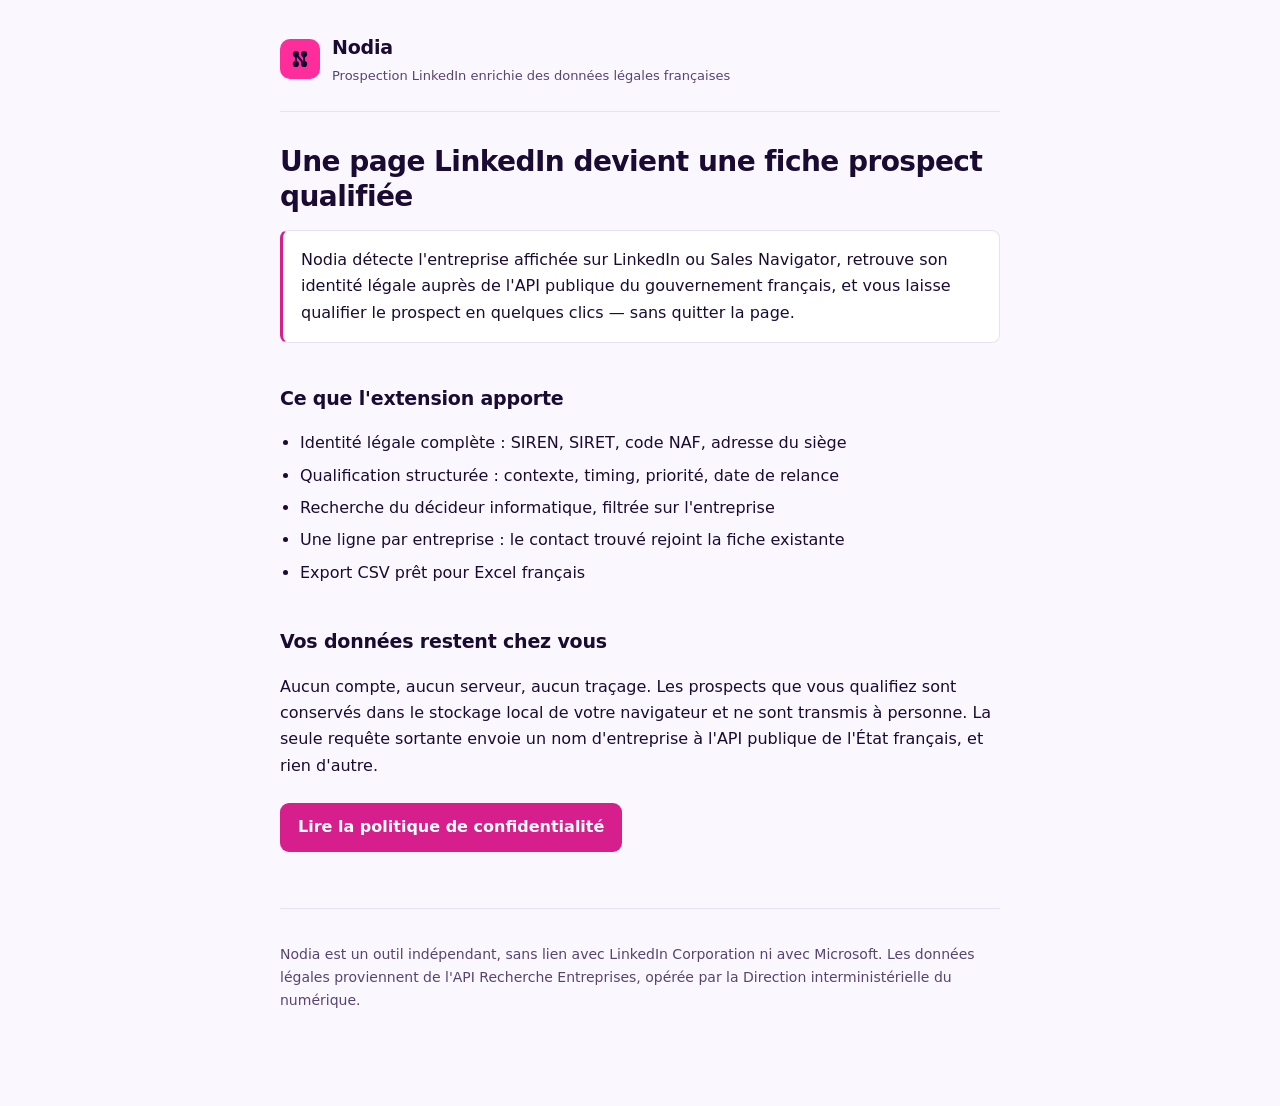
<file: index.html>
<!DOCTYPE html>
<html lang="fr">
<head>
<meta charset="utf-8">
<meta name="viewport" content="width=device-width, initial-scale=1">
<title>Nodia</title>
<meta name="description" content="Extension de navigateur qui enrichit vos prospects LinkedIn des données légales françaises officielles. Tout reste sur votre machine.">
<link rel="icon" type="image/png" href="favicon.png">
<link rel="stylesheet" href="style.css">
</head>
<body>
<div class="wrap">

  <header>
    <span class="mark" aria-hidden="true">
      <svg viewBox="0 0 24 24" width="22" height="22">
        <g fill="#12002e" stroke="#12002e" stroke-width="2.1" stroke-linecap="round" stroke-linejoin="round">
          <path fill="none" d="M7.5 17.5V6.5l9 11V6.5"/>
          <circle cx="7.5" cy="6.5" r="2.3"/><circle cx="7.5" cy="17.5" r="2.3"/>
          <circle cx="16.5" cy="6.5" r="2.3"/><circle cx="16.5" cy="17.5" r="2.3"/>
        </g>
      </svg>
    </span>
    <div>
      <div class="brand">Nodia</div>
      <p class="tagline">Prospection LinkedIn enrichie des données légales françaises</p>
    </div>
  </header>

  <h1>Une page LinkedIn devient une fiche prospect qualifiée</h1>

  <p class="lead">
    Nodia détecte l'entreprise affichée sur LinkedIn ou Sales Navigator,
    retrouve son identité légale auprès de l'API publique du gouvernement
    français, et vous laisse qualifier le prospect en quelques clics — sans
    quitter la page.
  </p>

  <h2>Ce que l'extension apporte</h2>
  <ul>
    <li>Identité légale complète : SIREN, SIRET, code NAF, adresse du siège</li>
    <li>Qualification structurée : contexte, timing, priorité, date de relance</li>
    <li>Recherche du décideur informatique, filtrée sur l'entreprise</li>
    <li>Une ligne par entreprise : le contact trouvé rejoint la fiche existante</li>
    <li>Export CSV prêt pour Excel français</li>
  </ul>

  <h2>Vos données restent chez vous</h2>
  <p>
    Aucun compte, aucun serveur, aucun traçage. Les prospects que vous qualifiez
    sont conservés dans le stockage local de votre navigateur et ne sont
    transmis à personne. La seule requête sortante envoie un nom d'entreprise à
    l'API publique de l'État français, et rien d'autre.
  </p>
  <p>
    <a class="cta" href="confidentialite.html">Lire la politique de confidentialité</a>
  </p>

  <footer>
    <p>
      Nodia est un outil indépendant, sans lien avec LinkedIn Corporation
      ni avec Microsoft. Les données légales proviennent de l'API Recherche
      Entreprises, opérée par la Direction interministérielle du numérique.
    </p>
  </footer>

</div>
</body>
</html>
</file>
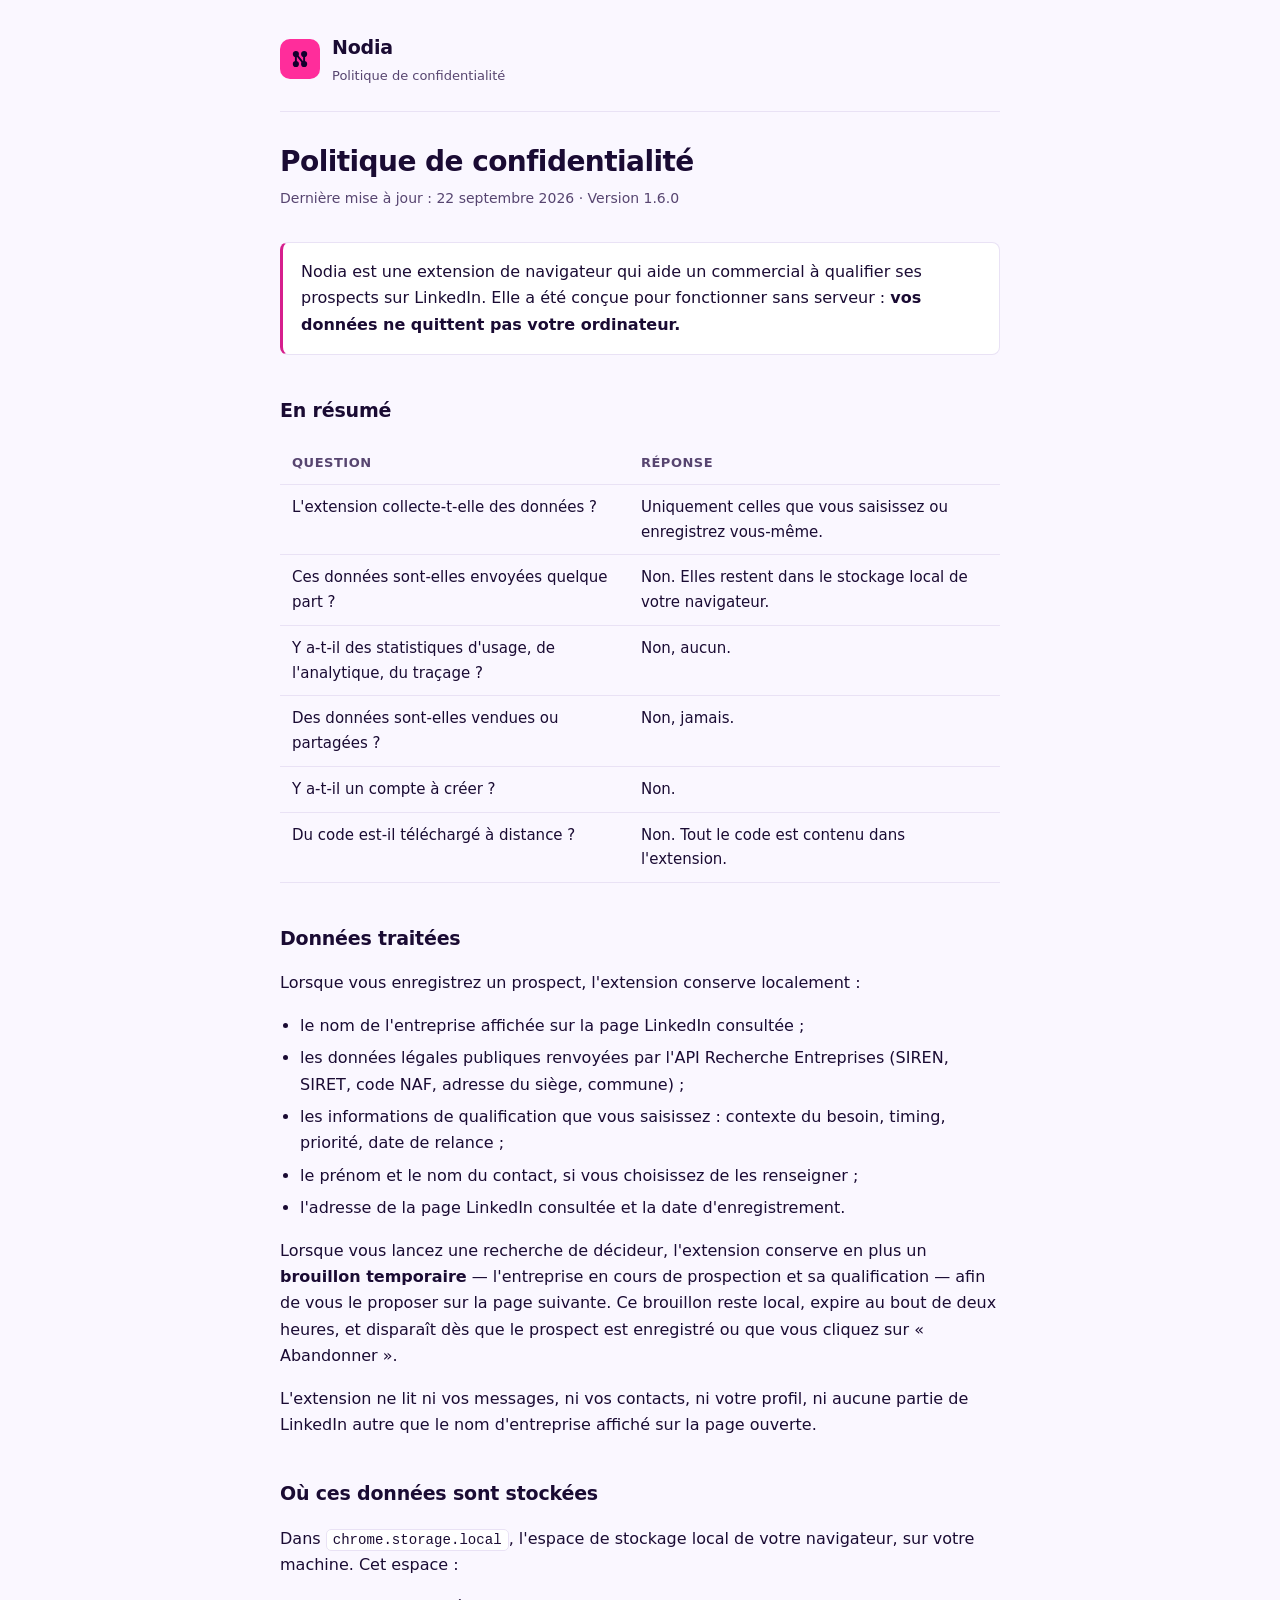
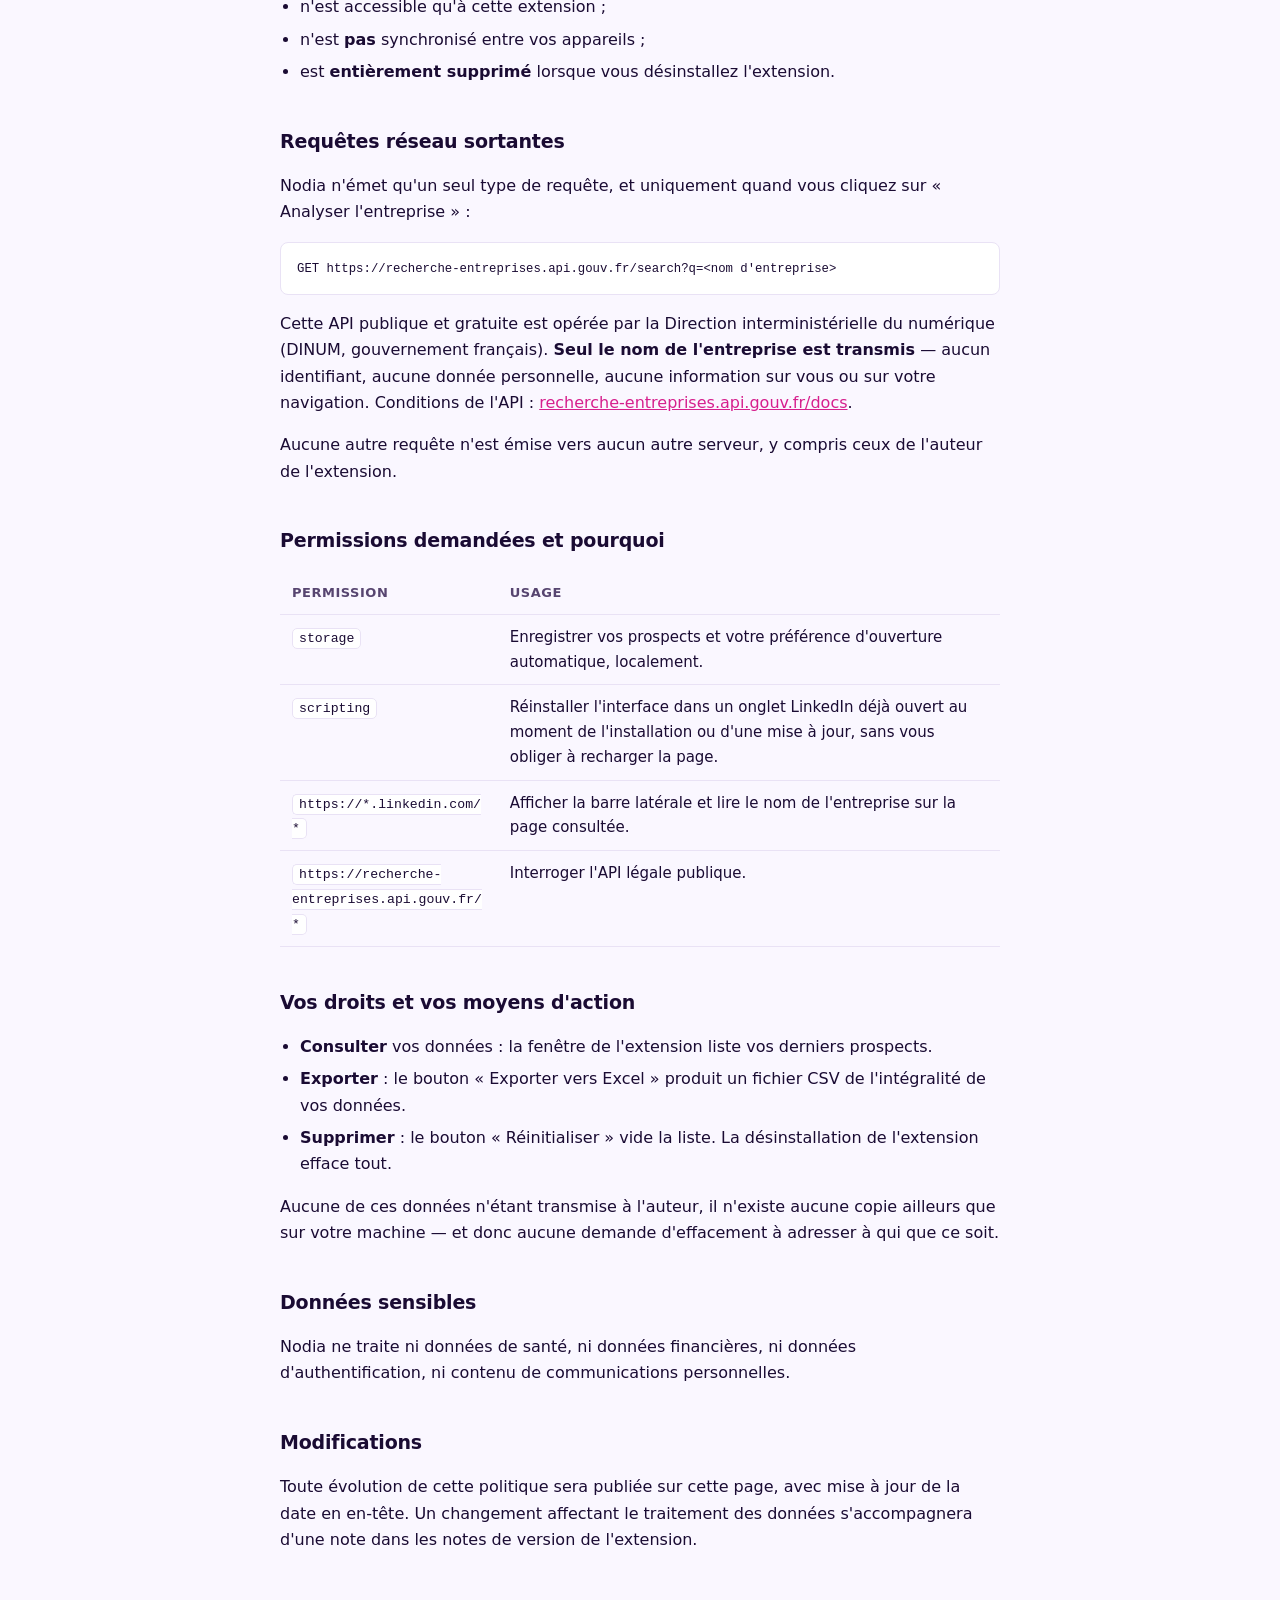
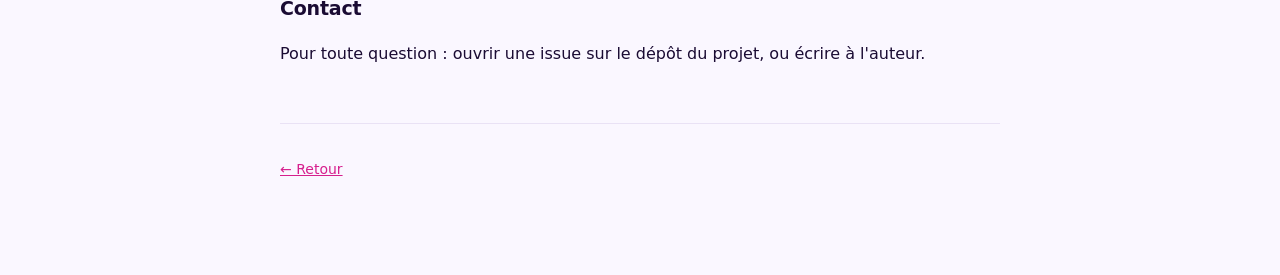
<file: confidentialite.html>
<!DOCTYPE html>
<html lang="fr">
<head>
<meta charset="utf-8">
<meta name="viewport" content="width=device-width, initial-scale=1">
<title>Politique de confidentialité — Nodia</title>
<meta name="description" content="Politique de confidentialité de Nodia : aucune donnée ne quitte votre ordinateur.">
<link rel="icon" type="image/png" href="favicon.png">
<link rel="stylesheet" href="style.css">
</head>
<body>
<div class="wrap">

  <header>
    <span class="mark" aria-hidden="true">
      <svg viewBox="0 0 24 24" width="22" height="22">
        <g fill="#12002e" stroke="#12002e" stroke-width="2.1" stroke-linecap="round" stroke-linejoin="round">
          <path fill="none" d="M7.5 17.5V6.5l9 11V6.5"/>
          <circle cx="7.5" cy="6.5" r="2.3"/><circle cx="7.5" cy="17.5" r="2.3"/>
          <circle cx="16.5" cy="6.5" r="2.3"/><circle cx="16.5" cy="17.5" r="2.3"/>
        </g>
      </svg>
    </span>
    <div>
      <div class="brand"><a href="index.html" style="color:inherit;text-decoration:none">Nodia</a></div>
      <p class="tagline">Politique de confidentialité</p>
    </div>
  </header>

  <h1>Politique de confidentialité</h1>
  <p class="stamp">Dernière mise à jour : 22 septembre 2026 · Version 1.6.0</p>

  <p class="lead">
    Nodia est une extension de navigateur qui aide un commercial à
    qualifier ses prospects sur LinkedIn. Elle a été conçue pour fonctionner
    sans serveur : <strong>vos données ne quittent pas votre ordinateur.</strong>
  </p>

  <h2>En résumé</h2>
  <table>
    <thead><tr><th>Question</th><th>Réponse</th></tr></thead>
    <tbody>
      <tr><td>L'extension collecte-t-elle des données ?</td><td>Uniquement celles que vous saisissez ou enregistrez vous-même.</td></tr>
      <tr><td>Ces données sont-elles envoyées quelque part ?</td><td>Non. Elles restent dans le stockage local de votre navigateur.</td></tr>
      <tr><td>Y a-t-il des statistiques d'usage, de l'analytique, du traçage ?</td><td>Non, aucun.</td></tr>
      <tr><td>Des données sont-elles vendues ou partagées ?</td><td>Non, jamais.</td></tr>
      <tr><td>Y a-t-il un compte à créer ?</td><td>Non.</td></tr>
      <tr><td>Du code est-il téléchargé à distance ?</td><td>Non. Tout le code est contenu dans l'extension.</td></tr>
    </tbody>
  </table>

  <h2>Données traitées</h2>
  <p>Lorsque vous enregistrez un prospect, l'extension conserve localement :</p>
  <ul>
    <li>le nom de l'entreprise affichée sur la page LinkedIn consultée ;</li>
    <li>les données légales publiques renvoyées par l'API Recherche Entreprises
      (SIREN, SIRET, code NAF, adresse du siège, commune) ;</li>
    <li>les informations de qualification que vous saisissez : contexte du
      besoin, timing, priorité, date de relance ;</li>
    <li>le prénom et le nom du contact, si vous choisissez de les renseigner ;</li>
    <li>l'adresse de la page LinkedIn consultée et la date d'enregistrement.</li>
  </ul>
  <p>
    Lorsque vous lancez une recherche de décideur, l'extension conserve en plus
    un <strong>brouillon temporaire</strong> — l'entreprise en cours de
    prospection et sa qualification — afin de vous le proposer sur la page
    suivante. Ce brouillon reste local, expire au bout de deux heures, et
    disparaît dès que le prospect est enregistré ou que vous cliquez sur
    « Abandonner ».
  </p>
  <p>
    L'extension ne lit ni vos messages, ni vos contacts, ni votre profil, ni
    aucune partie de LinkedIn autre que le nom d'entreprise affiché sur la page
    ouverte.
  </p>

  <h2>Où ces données sont stockées</h2>
  <p>
    Dans <code>chrome.storage.local</code>, l'espace de stockage local de votre
    navigateur, sur votre machine. Cet espace :
  </p>
  <ul>
    <li>n'est accessible qu'à cette extension ;</li>
    <li>n'est <strong>pas</strong> synchronisé entre vos appareils ;</li>
    <li>est <strong>entièrement supprimé</strong> lorsque vous désinstallez
      l'extension.</li>
  </ul>

  <h2>Requêtes réseau sortantes</h2>
  <p>
    Nodia n'émet qu'un seul type de requête, et uniquement quand vous
    cliquez sur « Analyser l'entreprise » :
  </p>
  <pre><code>GET https://recherche-entreprises.api.gouv.fr/search?q=&lt;nom d'entreprise&gt;</code></pre>
  <p>
    Cette API publique et gratuite est opérée par la Direction
    interministérielle du numérique (DINUM, gouvernement français).
    <strong>Seul le nom de l'entreprise est transmis</strong> — aucun
    identifiant, aucune donnée personnelle, aucune information sur vous ou sur
    votre navigation. Conditions de l'API :
    <a href="https://recherche-entreprises.api.gouv.fr/docs/">recherche-entreprises.api.gouv.fr/docs</a>.
  </p>
  <p>
    Aucune autre requête n'est émise vers aucun autre serveur, y compris ceux
    de l'auteur de l'extension.
  </p>

  <h2>Permissions demandées et pourquoi</h2>
  <table>
    <thead><tr><th>Permission</th><th>Usage</th></tr></thead>
    <tbody>
      <tr><td><code>storage</code></td><td>Enregistrer vos prospects et votre préférence d'ouverture automatique, localement.</td></tr>
      <tr><td><code>scripting</code></td><td>Réinstaller l'interface dans un onglet LinkedIn déjà ouvert au moment de l'installation ou d'une mise à jour, sans vous obliger à recharger la page.</td></tr>
      <tr><td><code>https://*.linkedin.com/*</code></td><td>Afficher la barre latérale et lire le nom de l'entreprise sur la page consultée.</td></tr>
      <tr><td><code>https://recherche-entreprises.api.gouv.fr/*</code></td><td>Interroger l'API légale publique.</td></tr>
    </tbody>
  </table>

  <h2>Vos droits et vos moyens d'action</h2>
  <ul>
    <li><strong>Consulter</strong> vos données : la fenêtre de l'extension liste
      vos derniers prospects.</li>
    <li><strong>Exporter</strong> : le bouton « Exporter vers Excel » produit un
      fichier CSV de l'intégralité de vos données.</li>
    <li><strong>Supprimer</strong> : le bouton « Réinitialiser » vide la liste.
      La désinstallation de l'extension efface tout.</li>
  </ul>
  <p>
    Aucune de ces données n'étant transmise à l'auteur, il n'existe aucune copie
    ailleurs que sur votre machine — et donc aucune demande d'effacement à
    adresser à qui que ce soit.
  </p>

  <h2>Données sensibles</h2>
  <p>
    Nodia ne traite ni données de santé, ni données financières, ni
    données d'authentification, ni contenu de communications personnelles.
  </p>

  <h2>Modifications</h2>
  <p>
    Toute évolution de cette politique sera publiée sur cette page, avec mise à
    jour de la date en en-tête. Un changement affectant le traitement des
    données s'accompagnera d'une note dans les notes de version de l'extension.
  </p>

  <h2>Contact</h2>
  <p>
    Pour toute question : ouvrir une issue sur le dépôt du projet, ou écrire à
    l'auteur.
  </p>

  <footer>
    <p><a href="index.html">← Retour</a></p>
  </footer>

</div>
</body>
</html>
</file>
<file: style.css>
/* Nodia — site public. Aucune dépendance, aucune police distante,
   aucun traçage : une politique de confidentialité qui chargerait des
   ressources tierces se contredirait elle-même. */

:root {
  --bg: #12002e;
  --panel: #1e0b3d;
  --border: #3b1f63;
  --text: #f5f3ff;
  --muted: #a594c4;
  --accent: #ff2d9b;
}

@media (prefers-color-scheme: light) {
  :root:not([data-theme="dark"]) {
    --bg: #faf7ff;
    --panel: #ffffff;
    --border: #e9e2f5;
    --text: #1a0b33;
    --muted: #574570;
    --accent: #d61f8d;
  }
}

* { box-sizing: border-box; }

body {
  margin: 0;
  padding: 0 16px 80px;
  background: var(--bg);
  color: var(--text);
  font: 16px/1.65 system-ui, -apple-system, "Segoe UI", sans-serif;
}

.wrap { max-width: 720px; margin: 0 auto; }

header {
  display: flex;
  align-items: center;
  gap: 12px;
  padding: 32px 0 24px;
  border-bottom: 1px solid var(--border);
  margin-bottom: 32px;
}

.mark {
  display: inline-flex;
  align-items: center;
  justify-content: center;
  width: 40px;
  height: 40px;
  flex: none;
  border-radius: 10px;
  background: #ff2d9b;
}

.brand { font-size: 19px; font-weight: 700; letter-spacing: -0.01em; }
.tagline { margin: 2px 0 0; font-size: 13px; color: var(--muted); }

h1 { font-size: 28px; line-height: 1.25; letter-spacing: -0.02em; margin: 0 0 8px; }
h2 { font-size: 19px; margin: 40px 0 12px; letter-spacing: -0.01em; }
.stamp { margin: 0 0 32px; font-size: 14px; color: var(--muted); }

.lead {
  padding: 16px 18px;
  border: 1px solid var(--border);
  border-left: 3px solid var(--accent);
  border-radius: 8px;
  background: var(--panel);
}

table { width: 100%; border-collapse: collapse; margin: 16px 0; font-size: 15px; }
th, td { padding: 10px 12px; text-align: left; border-bottom: 1px solid var(--border); vertical-align: top; }
th { color: var(--muted); font-size: 13px; font-weight: 600; text-transform: uppercase; letter-spacing: 0.04em; }

code {
  padding: 2px 6px;
  border-radius: 5px;
  background: var(--panel);
  border: 1px solid var(--border);
  font-family: ui-monospace, "SF Mono", Menlo, monospace;
  font-size: 0.88em;
  overflow-wrap: anywhere;
}

pre {
  padding: 14px 16px;
  border: 1px solid var(--border);
  border-radius: 8px;
  background: var(--panel);
  overflow-x: auto;
  font-size: 14px;
}
pre code { padding: 0; border: none; background: none; }

a { color: var(--accent); }
ul { padding-left: 20px; }
li { margin: 6px 0; }

footer {
  margin-top: 56px;
  padding-top: 20px;
  border-top: 1px solid var(--border);
  font-size: 14px;
  color: var(--muted);
}

.cta {
  display: inline-block;
  margin-top: 8px;
  padding: 11px 18px;
  border-radius: 9px;
  background: var(--accent);
  color: #ffffff;
  font-weight: 700;
  text-decoration: none;
}

@media (max-width: 560px) {
  table, thead, tbody, tr, th, td { display: block; }
  thead { display: none; }
  tr { padding: 10px 0; border-bottom: 1px solid var(--border); }
  th, td { border: none; padding: 3px 0; }
  td:first-child { font-weight: 600; }
}
</file>
